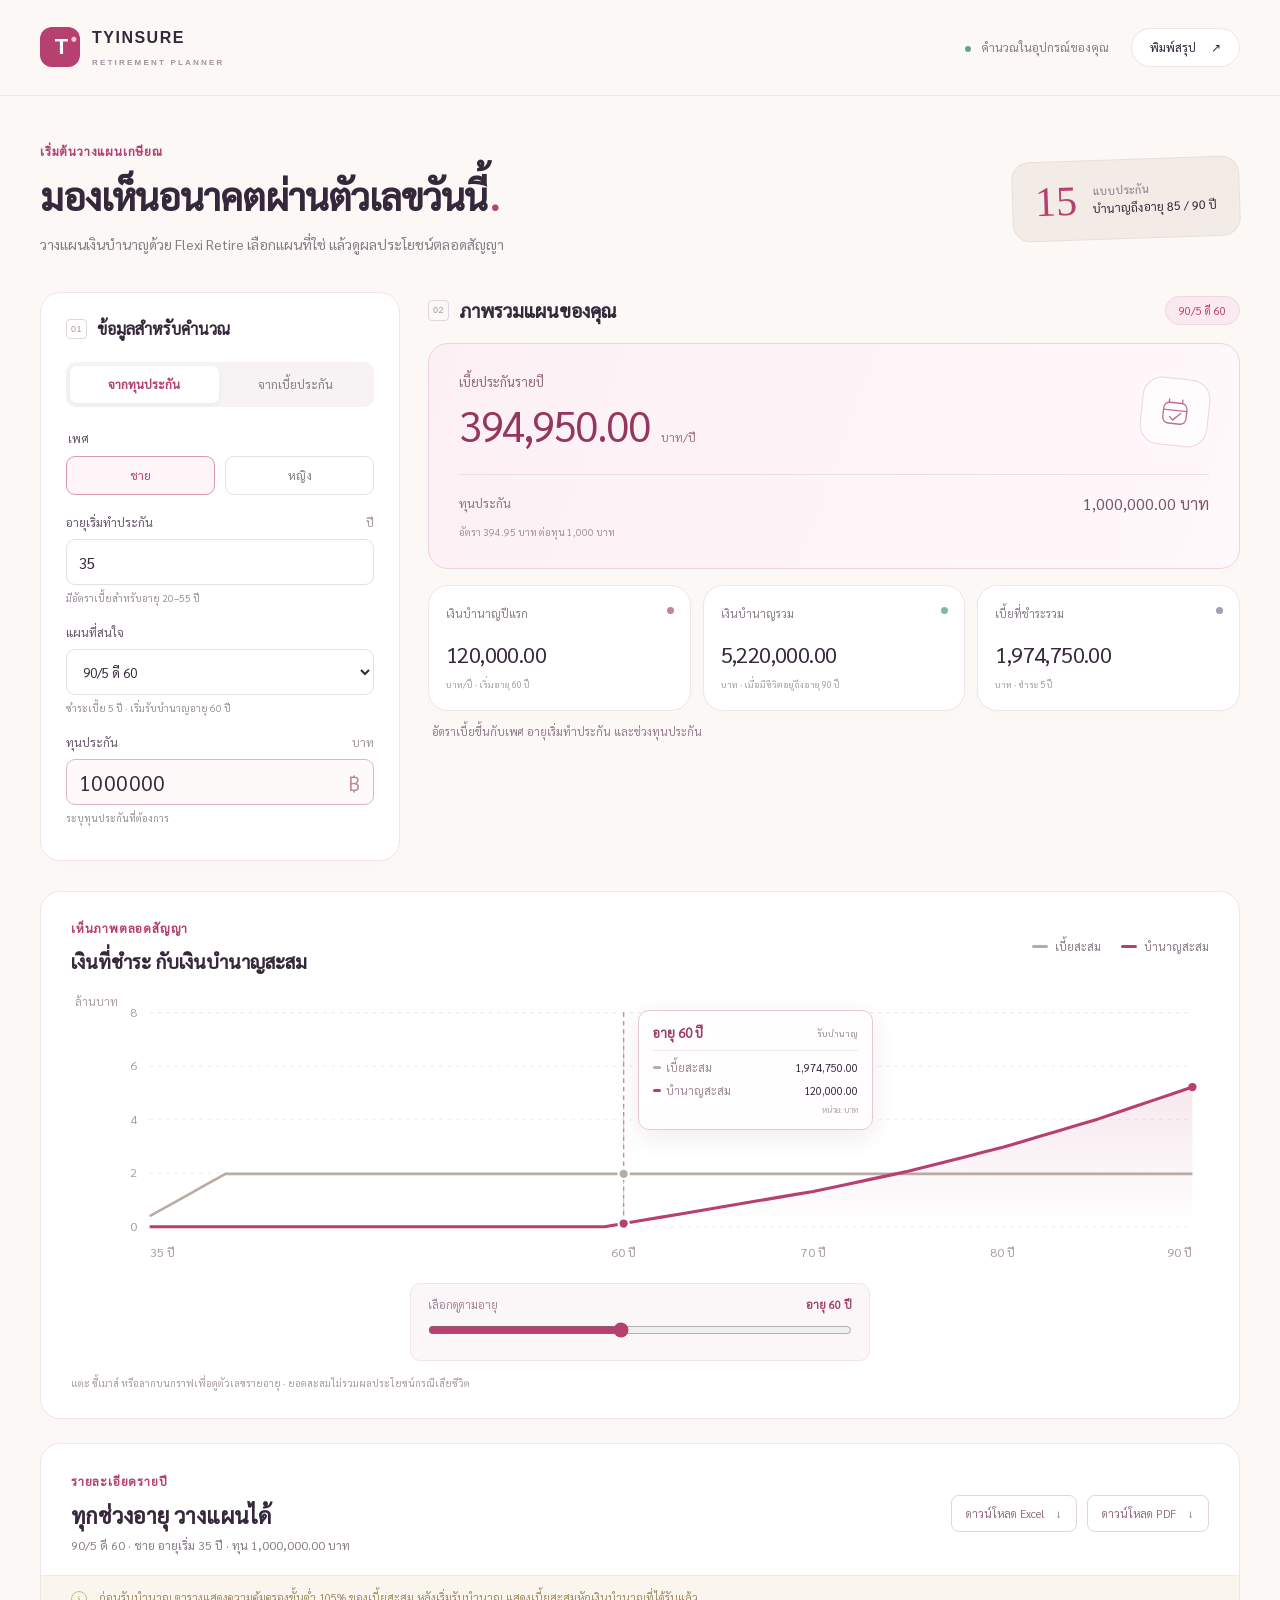
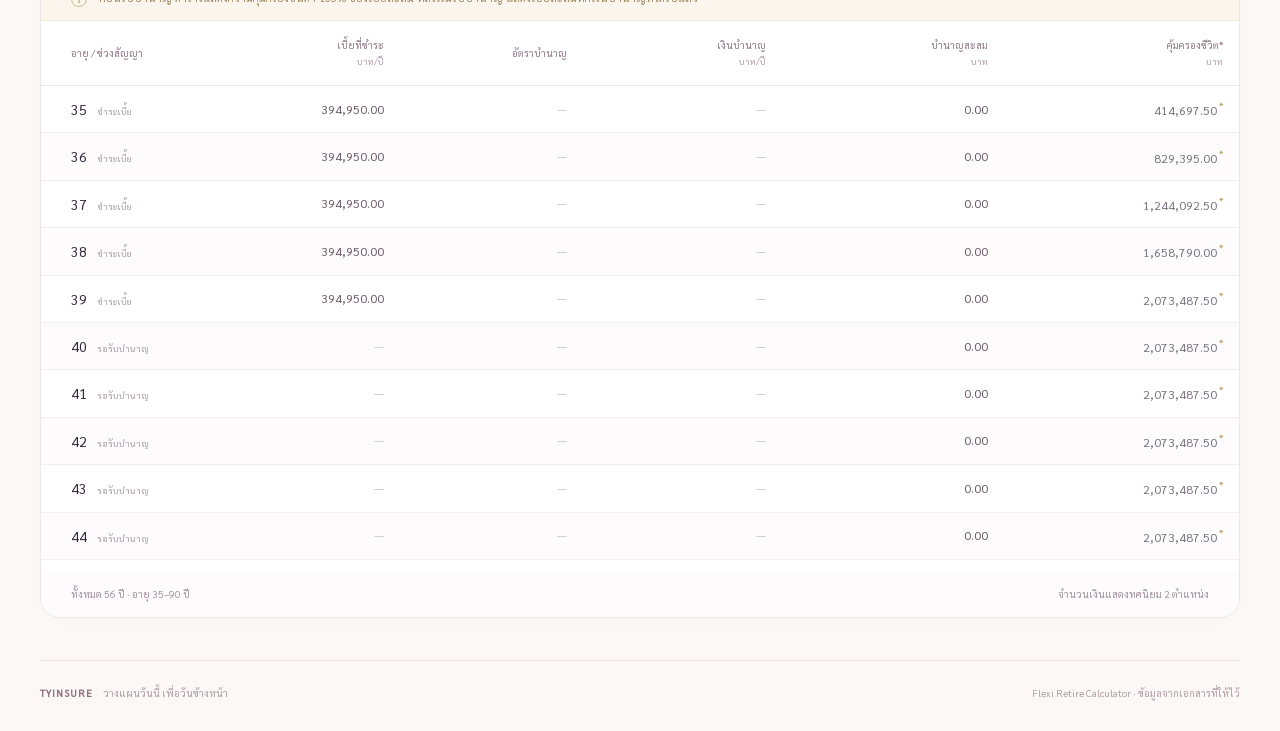
<file: freeretire.html>
<!doctype html>
<html lang="th">
<head>
 <meta charset="utf-8"><meta name="viewport" content="width=device-width, initial-scale=1">
 <meta name="theme-color" content="#b64070"><meta name="description" content="คำนวณเบี้ยและทุนประกัน Flexi Retire ทั้ง 15 แผน พร้อมเงินบำนาญและความคุ้มครองรายปี">
 <title>FreeRetire · Flexi Retire — TYINSURE</title>
 <link rel="stylesheet" href="freeretire-assets/style.css">
</head>
<body>
 <header class="topbar"><a class="brand" href="freeretire.html" aria-label="TYINSURE หน้าแรก"><span class="brand-icon">T<span>•</span></span><span>TYINSURE<small>RETIREMENT PLANNER</small></span></a><div class="header-right"><span class="local-tag"><i></i> คำนวณในอุปกรณ์ของคุณ</span><button class="quiet" id="print" type="button">พิมพ์สรุป <span aria-hidden="true">↗</span></button></div></header>
 <main>
  <section class="intro"><div><p class="eyebrow">เริ่มต้นวางแผนเกษียณ</p><h1>มองเห็นอนาคต<br class="mobile-only">ผ่านตัวเลขวันนี้<span>.</span></h1><p class="intro-text">วางแผนเงินบำนาญด้วย Flexi Retire<br class="mobile-only"> เลือกแผนที่ใช่ แล้วดูผลประโยชน์ตลอดสัญญา</p></div><div class="intro-stamp"><span>15</span><div>แบบประกัน<br><strong>บำนาญถึงอายุ 85 / 90 ปี</strong></div></div></section>
  <div class="workspace">
   <aside class="input-panel card">
    <div class="section-heading"><span class="step">01</span><h2>ข้อมูลสำหรับคำนวณ</h2></div>
    <div class="mode-tabs" role="tablist" aria-label="วิธีคำนวณ"><button class="active" type="button" role="tab" id="mode-sum" aria-selected="true">จากทุนประกัน</button><button type="button" role="tab" id="mode-premium" aria-selected="false">จากเบี้ยประกัน</button></div>
    <form id="form" novalidate>
     <fieldset class="gender-field"><legend>เพศ</legend><div class="gender-options"><label><input type="radio" name="gender" value="male" checked><span>ชาย</span></label><label><input type="radio" name="gender" value="female"><span>หญิง</span></label></div></fieldset>
     <div class="field"><label for="age">อายุเริ่มทำประกัน <span>ปี</span></label><input id="age" type="number" min="20" max="60" step="1" value="35" inputmode="numeric" required><small id="age-hint">อายุที่มีอัตราเบี้ยในตาราง</small></div>
     <div class="field"><label for="plan">แผนที่สนใจ</label><select id="plan" required></select><small id="plan-hint"></small></div>
     <div class="field amount-field"><label for="amount" id="amount-label">ทุนประกัน <span>บาท</span></label><div class="amount-wrap"><input id="amount" type="number" min="0.01" step="0.01" value="1000000" inputmode="decimal" required><span id="amount-unit">฿</span></div><small id="amount-hint"></small></div>
     <div id="error" class="error" role="alert" hidden></div>
    </form>
   </aside>
   <section id="results" class="results" aria-live="polite" aria-atomic="false">
    <div class="result-top"><div class="result-heading"><span class="step">02</span><h2>ภาพรวมแผนของคุณ</h2></div><span class="plan-badge" id="plan-badge">Flexi Retire</span></div>
    <div class="main-result card"><div class="main-result-top"><div><p id="headline-label">เบี้ยประกันรายปี</p><div class="headline"><strong id="headline-value">—</strong><span id="headline-unit">บาท/ปี</span></div></div><span class="result-icon" aria-hidden="true"><svg viewBox="0 0 48 48"><rect x="10" y="13" width="28" height="25" rx="7"/><path d="M16 13V9m16 4V9M10 22h28m-20 8 4 4 9-9"/></svg></span></div><div class="result-divider"></div><div class="complement"><span id="complement-label">ทุนประกัน</span><strong id="complement-value">—</strong></div><div class="rate-detail" id="rate-detail"></div></div>
    <div class="metrics"><article class="metric card"><span class="metric-dot pink"></span><p>เงินบำนาญปีแรก</p><strong id="first-pension">—</strong><small id="first-pension-note">บาท/ปี</small></article><article class="metric card"><span class="metric-dot mint"></span><p>เงินบำนาญรวม</p><strong id="total-pension">—</strong><small>บาท · เมื่อมีชีวิตอยู่ถึงอายุ 90 ปี</small></article><article class="metric card"><span class="metric-dot plum"></span><p>เบี้ยที่ชำระรวม</p><strong id="total-paid">—</strong><small id="pay-note">บาท · ตลอดระยะชำระเบี้ย</small></article></div>
    <div class="calculation-note" id="calculation-note"></div>
   </section>
  </div>
  <section class="chart-section card" id="chart-section"><div class="chart-header"><div><p class="eyebrow">เห็นภาพตลอดสัญญา</p><h2>เงินที่ชำระ กับเงินบำนาญสะสม</h2></div><div class="chart-legend"><span><i class="legend-paid"></i>เบี้ยสะสม</span><span><i class="legend-pension"></i>บำนาญสะสม</span></div></div><div id="chart" class="chart" aria-label="กราฟเปรียบเทียบเบี้ยสะสมและเงินบำนาญสะสม"></div><p class="chart-note">แตะ ชี้เมาส์ หรือลากบนกราฟเพื่อดูตัวเลขรายอายุ · ยอดสะสมไม่รวมผลประโยชน์กรณีเสียชีวิต</p></section>
  <section class="schedule-section card" id="schedule-section"><div class="schedule-header"><div><p class="eyebrow">รายละเอียดรายปี</p><h2>ทุกช่วงอายุ วางแผนได้</h2><p id="schedule-description">เบี้ยประกัน เงินบำนาญ และความคุ้มครองถึงอายุ 90 ปี</p></div><div class="export-actions"><button id="csv" type="button" class="outline-button">ดาวน์โหลด Excel <span aria-hidden="true">↓</span></button><button id="pdf" type="button" class="outline-button">ดาวน์โหลด PDF <span aria-hidden="true">↓</span></button></div></div><div class="schedule-info"><span class="info-icon" aria-hidden="true">i</span><p id="coverage-note">ก่อนรับบำนาญ ตารางแสดงความคุ้มครองขั้นต่ำ <strong>105% ของเบี้ยสะสม</strong> หลังเริ่มรับบำนาญ แสดงเบี้ยสะสมหักเงินบำนาญที่ได้รับแล้ว</p></div><div class="table-scroll" tabindex="0" aria-label="ตารางผลประโยชน์ เลื่อนเพื่อดูทุกคอลัมน์"><table><thead><tr><th>อายุ / ช่วงสัญญา</th><th>เบี้ยที่ชำระ<br><small>บาท/ปี</small></th><th>อัตราบำนาญ</th><th>เงินบำนาญ<br><small>บาท/ปี</small></th><th>บำนาญสะสม<br><small>บาท</small></th><th>คุ้มครองชีวิต*<br><small>บาท</small></th></tr></thead><tbody id="schedule-body"></tbody></table></div><div class="table-footer"><span id="row-count"></span><span>จำนวนเงินแสดงทศนิยม 2 ตำแหน่ง</span></div></section>
 </main>
 <footer><span class="footer-brand">TYINSURE<span> วางแผนวันนี้ เพื่อวันข้างหน้า</span></span><span>Flexi Retire Calculator · ข้อมูลจากเอกสารที่ให้ไว้</span></footer>
 <div id="loading" class="loading">กำลังโหลดตารางอัตราเบี้ย…</div>
 <script type="module" src="freeretire-assets/app.mjs?v=20261019-footer1"></script>
</body>
</html>
</file>
<file: freeretire-assets/style.css>
@font-face{font-family:Sarabun;src:url('assets/sarabun.ttf') format('truetype');font-display:swap}*{box-sizing:border-box} :root{--ink:#36283b;--muted:#877b87;--pink:#b64070;--soft:#faeaf0;--line:#eee5e8;--paper:#fff;--mint:#def3e9;--green:#338169}body{margin:0;background:#fbf8f6;color:var(--ink);font-family:Sarabun,Arial,sans-serif;font-size:15px;line-height:1.6}button,input,select{font:inherit}button,a,input,select,summary{touch-action:manipulation}button{cursor:pointer}a{color:var(--pink)}button:focus-visible,a:focus-visible,summary:focus-visible,input:focus-visible,select:focus-visible{outline:3px solid #d488a6;outline-offset:3px}button{transition:background .15s,transform .15s}button:hover{filter:brightness(.97)}button:active{transform:translateY(1px)}.topbar{height:96px;max-width:1344px;padding:0 40px;margin:auto;display:flex;align-items:center;justify-content:space-between;border-bottom:1px solid var(--line)}.brand{display:flex;gap:12px;align-items:center;color:var(--ink);font-weight:800;font-family:Arial,sans-serif;letter-spacing:1.5px;text-decoration:none;font-size:16px}.brand small{display:block;color:#a3919e;font-size:8px;letter-spacing:2.2px;margin-top:6px}.brand-icon{display:grid;place-items:center;position:relative;background:var(--pink);color:white;width:40px;height:40px;border-radius:12px;font:800 22px Arial;letter-spacing:-3px}.brand-icon span{position:absolute;color:#f4bcd1;right:6px;top:2px;font-size:18px}.header-right{display:flex;align-items:center;gap:22px}.local-tag{color:var(--muted);font-size:12px}.local-tag i{display:inline-block;background:#62a58a;width:6px;height:6px;border-radius:50%;margin-right:7px}.quiet{background:white;border:1px solid var(--line);border-radius:100px;padding:9px 18px;color:var(--ink);font-size:12px}.quiet span{margin-left:12px}main{max-width:1264px;margin:auto;padding:0 0 42px}.intro{display:flex;justify-content:space-between;align-items:center;padding:46px 0 36px}.eyebrow{color:var(--pink);font-size:12px;letter-spacing:.8px;font-weight:bold;margin:0 0 9px}h1{font-size:38px;font-weight:600;letter-spacing:-1px;line-height:1.35;margin:0 0 12px}h1>span{color:var(--pink);margin-left:3px}.intro-text{color:var(--muted);font-size:14px;margin:0}.intro-stamp{display:flex;gap:16px;align-items:center;background:#f2ebe6;border:1px solid #e9dfd9;border-radius:18px;padding:14px 22px;transform:rotate(-2deg)}.intro-stamp>span{font-size:42px;line-height:1.2;font-family:Georgia,serif;color:var(--pink)}.intro-stamp>div{font-size:11px;color:var(--muted)}.intro-stamp strong{font-size:12px;color:var(--ink);font-weight:500}.card{background:var(--paper);border:1px solid var(--line);border-radius:20px;box-shadow:0 4px 18px #482c3c03}.workspace{display:grid;grid-template-columns:360px 1fr;gap:28px;align-items:start}.input-panel{padding:25px}.section-heading,.result-heading{display:flex;align-items:center;gap:10px}h2{font-size:19px;line-height:1.4;font-weight:600;margin:0}.section-heading h2{font-size:16px}.step{font-family:Arial,sans-serif;font-size:9px;border:1px solid #e3d5de;color:#ae8e9f;padding:2px 4px;border-radius:4px;letter-spacing:.4px}.mode-tabs{display:flex;padding:4px;gap:3px;background:#f7f3f5;border-radius:10px;margin:22px 0}.mode-tabs button{border:0;background:transparent;border-radius:7px;padding:9px 5px;flex:1;color:var(--muted);font-size:12px}.mode-tabs button.active{background:white;color:var(--pink);font-weight:bold;box-shadow:0 2px 6px #492e3b0c}.field{margin:18px 0}.field>label{display:flex;justify-content:space-between;font-size:12px;margin-bottom:7px;color:#665669}.field>label span{color:#a1939f;font-weight:normal}.field input,.field select{width:100%;height:46px;border:1px solid #e6dee3;border-radius:9px;background:#fff;color:var(--ink);padding:0 12px;font-size:15px;outline-offset:3px;min-width:0}.field select{font-size:13px;padding-right:7px}.field small{font-size:10px;line-height:1.5;color:#9b8f9c;display:block;margin-top:5px;min-height:15px}.gender-field{border:0;padding:0;margin:0}.gender-field legend{font-size:12px;color:#665669;margin-bottom:7px}.gender-options{display:flex;gap:10px}.gender-options label{flex:1;cursor:pointer}.gender-options input{position:absolute;opacity:0;width:1px;height:1px}.gender-options span{display:block;border:1px solid #e6dee3;border-radius:9px;padding:9px;text-align:center;font-size:12px;color:var(--muted)}.gender-options input:checked+span{border-color:#d89ab3;background:#fff5f8;color:var(--pink)}.gender-options input:focus-visible+span{outline:3px solid #d488a6;outline-offset:3px}.amount-field{margin-bottom:10px}.amount-wrap{position:relative}.amount-wrap input{font-size:21px;background:#fffafa;border-color:#dfb5c7;letter-spacing:.4px;padding-right:40px;font-variant-numeric:tabular-nums}.amount-wrap>span{position:absolute;right:14px;top:8px;font-size:20px;color:#b58d9e}.presets{display:flex;gap:6px;margin-bottom:22px}.presets button{flex:1;border:1px solid var(--line);background:white;color:var(--muted);border-radius:7px;padding:5px 3px;font-size:10px}.primary{display:flex;justify-content:space-between;align-items:center;color:white;background:var(--pink);border:0;border-radius:10px;width:100%;padding:12px 16px;font-size:13px;box-shadow:0 5px 15px #b6407020}.primary span{font:20px Arial}.example-note{font-size:10px;color:#b0a1ac;text-align:center;margin:10px 0 18px}.input-footer{border-top:1px solid var(--line);padding-top:15px;display:flex;align-items:center;justify-content:space-between;font-size:10px;color:#a295a0}.text-button{border:0;background:none;color:var(--pink);padding:0;font-size:11px}.error{background:#fff1ef;color:#a53b42;padding:10px;border-radius:8px;font-size:12px;margin-bottom:12px}.results{min-width:0}.result-top{display:flex;align-items:center;justify-content:space-between;gap:12px;margin:4px 0 18px}.plan-badge{background:var(--soft);color:var(--pink);border:1px solid #f0d8e1;border-radius:100px;padding:5px 13px;font-size:11px;white-space:nowrap}.main-result{background:linear-gradient(110deg,#fcf0f4,#fff8fa);padding:28px 30px;border-color:#edd3df;position:relative;overflow:hidden}.main-result-top{display:flex;align-items:center;justify-content:space-between;gap:10px}.main-result p{color:#96687c;margin:0 0 7px;font-size:13px}.headline{display:flex;gap:12px;align-items:baseline;flex-wrap:wrap;line-height:1.2}.headline strong{font-size:42px;font-weight:500;letter-spacing:-1.5px;font-variant-numeric:tabular-nums;color:#95365e}.headline>span{font-size:12px;color:#a57187}.result-icon{display:grid;place-items:center;width:68px;height:68px;background:#ffffff9e;border:1px solid #eed4df;border-radius:20px;flex-shrink:0;transform:rotate(6deg)}.result-icon svg{width:40px;fill:none;stroke:#ba7190;stroke-width:1.6;stroke-linecap:round;stroke-linejoin:round}.result-divider{height:1px;background:#efdce4;margin:23px 0 16px}.complement{display:flex;align-items:center;justify-content:space-between;color:#977084;font-size:12px}.complement strong{color:#79566a;font-size:16px;font-weight:500;font-variant-numeric:tabular-nums}.rate-detail{font-size:10px;color:#aa8c9d;margin-top:8px}.metrics{display:grid;grid-template-columns:repeat(3,1fr);gap:12px;margin-top:16px}.metric{padding:19px 17px;position:relative;min-width:0}.metric-dot{position:absolute;right:16px;top:21px;width:7px;height:7px;border-radius:50%}.pink{background:#c9819c}.mint{background:#83b7a1}.plum{background:#a99cba}.metric p{font-size:11px;color:var(--muted);margin:0 0 14px}.metric strong{display:block;font-size:22px;letter-spacing:-.6px;font-weight:500;font-variant-numeric:tabular-nums;white-space:nowrap}.metric small{color:#a399a3;display:block;font-size:9px;line-height:1.6;margin-top:5px}.timeline{padding:24px 26px 17px;margin-top:16px;display:grid;grid-template-columns:repeat(3,1fr);gap:0;position:relative}.timeline>div{position:relative;padding-top:21px}.timeline>div:before{content:'';position:absolute;top:5px;left:0;width:100%;height:1px;background:#ecd9e1}.timeline>div:last-of-type:before{width:0}.timeline-marker{position:absolute;top:0;width:11px;height:11px;border:2px solid #d9a5ba;border-radius:50%;background:white;z-index:1}.timeline-marker.filled{background:var(--pink);border-color:var(--pink)}.timeline small{display:block;font-size:10px;color:var(--muted)}.timeline strong{font-size:14px;font-weight:500;display:block;margin-top:4px}.timeline p{grid-column:1/-1;border-top:1px dashed var(--line);padding-top:13px;color:#9a8895;font-size:10px;margin:17px 0 0}.calculation-note{font-size:11px;color:#947a8b;padding:12px 4px;min-height:40px}.chart-section{padding:27px 30px;margin-top:30px}.chart-header{display:flex;justify-content:space-between;gap:12px;align-items:center}.chart-header h2{font-size:19px}.chart-legend{display:flex;gap:20px;color:var(--muted);font-size:11px}.chart-legend span{display:flex;align-items:center;gap:7px}.chart-legend i{display:block;width:16px;height:3px;border-radius:2px}.legend-paid{background:#b9aaa4}.legend-pension{background:#b64070}.chart{width:100%;margin-top:20px}.chart svg{display:block;width:100%;height:auto;overflow:visible}.chart-note{font-size:10px;color:#aa9ca6;margin:4px 0 0}.schedule-section{margin-top:24px;overflow:hidden}.schedule-header{padding:28px 30px 20px;display:flex;align-items:center;justify-content:space-between;gap:15px}.schedule-header h2{font-size:22px}.schedule-header p:not(.eyebrow){font-size:12px;color:var(--muted);margin:5px 0 0}.outline-button{border:1px solid #e4d4de;background:white;padding:9px 14px;color:#91687e;font-size:11px;border-radius:8px;white-space:nowrap}.outline-button span{padding-left:9px}.schedule-info{display:flex;gap:12px;background:#faf6ed;border-top:1px solid #f1eadb;border-bottom:1px solid #f1eadb;padding:12px 30px;align-items:flex-start}.info-icon{font-family:Georgia,serif;color:#ad925c;border:1px solid #cbb98c;border-radius:50%;width:16px;height:16px;text-align:center;line-height:15px;margin-top:3px;flex-shrink:0;font-size:11px}.schedule-info p{font-size:11px;color:#a08a63;margin:0;line-height:1.8}.schedule-info strong{font-weight:500;color:#8b754f}.table-scroll{overflow:auto;max-height:550px;overscroll-behavior:contain}table{border-collapse:collapse;width:100%;font-size:12px;white-space:nowrap}th{text-align:right;font-size:10px;line-height:1.6;font-weight:500;color:#917b8a;background:#fff;position:sticky;top:0;z-index:2;padding:16px;border-bottom:1px solid var(--line)}th:first-child{text-align:left;padding-left:30px}th small{font-size:9px;color:#b09aa8}td{text-align:right;padding:12px 16px;border-bottom:1px solid #f4eef2;color:#695868;font-variant-numeric:tabular-nums}td:first-child{text-align:left;padding-left:30px;color:var(--ink)}tr:nth-child(even){background:#fdfbfc}tr.milestone{background:#fff4f8}tr.milestone td{border-top:1px solid #efdbe4}td .age-number{font-size:14px;margin-right:10px}td .phase{font-size:9px;color:#a89ba5;display:inline-block}.pension-phase{color:var(--pink)!important}.pension-value{color:#a33a64}.coverage-value{color:#797080}.coverage-value sup{color:#b79b60;margin-left:2px}td input{background:#fffbef;border:1px solid #eee3c7;border-radius:5px;font-size:11px;width:118px;padding:5px 7px;text-align:right;color:#7b6a48}td input::placeholder{color:#c5b797}td .dash{color:#cbbfc6}.table-footer{display:flex;justify-content:space-between;font-size:10px;color:#a3919f;padding:15px 30px;background:#fdfbfc}.notes{padding:24px 0 0;font-size:12px;color:#948291}.notes details{border:1px solid var(--line);border-radius:13px;padding:14px 20px;background:#ffffff70}.notes summary{cursor:pointer;color:#806477;font-size:12px}.notes-content{padding:8px 6px 2px}.notes-content p{line-height:1.9;max-width:1000px;font-size:11px}.sources{color:#aa9ba7;border-top:1px solid var(--line);padding-top:12px}.sources a{display:inline-block;margin-top:12px}footer{max-width:1264px;margin:auto;border-top:1px solid var(--line);padding:24px 0 30px;display:flex;justify-content:space-between;font-size:10px;color:#b09da9}.footer-brand{color:#8b677c;font-weight:bold;letter-spacing:1px}.footer-brand>span{font-weight:normal;color:#b09da9;letter-spacing:0;margin-left:8px}.mobile-only{display:none}.loading{position:fixed;bottom:20px;left:50%;transform:translateX(-50%);background:#36283b;color:white;padding:10px 20px;border-radius:100px;font-size:12px;z-index:10}.invalid .main-result,.invalid .metrics,.invalid .timeline{opacity:.35}.invalid .calculation-note{color:#a53b42}button:disabled{opacity:.5;cursor:not-allowed}
@media(min-width:1600px){main,footer{max-width:1320px}.topbar{max-width:1400px}.workspace{grid-template-columns:380px 1fr;gap:32px}}
@media(max-width:1344px){main,footer{margin-left:40px;margin-right:40px}}
@media(max-width:1000px){.workspace{grid-template-columns:310px 1fr;gap:20px}.input-panel{padding:20px}.headline strong{font-size:32px}.result-icon{width:50px;height:50px;border-radius:15px}.result-icon svg{width:32px}.main-result{padding:23px}.metric{padding:15px 12px}.metric strong{font-size:18px}.metric-dot{right:12px;top:18px}.metric p{font-size:10px}.metric small{font-size:8px}.intro-stamp{display:none}.plan-badge{font-size:9px}.result-heading h2{font-size:16px}.timeline{padding:21px}.chart-header h2{font-size:17px}}
@media(max-width:760px){body{font-size:14px}.topbar{height:77px;padding:0 20px}.brand{font-size:14px}.brand-icon{width:34px;height:34px;border-radius:10px;font-size:20px}.brand small{font-size:7px}.header-right{gap:8px}.local-tag{display:none}.quiet{padding:7px 11px;font-size:10px}.quiet span{margin-left:5px}main,footer{margin-left:18px;margin-right:18px}.intro{padding:29px 2px 27px}h1{font-size:30px;letter-spacing:-.7px;margin-bottom:12px}.mobile-only{display:block}.intro-text{font-size:12px;line-height:1.9}.eyebrow{font-size:10px}.workspace{display:block}.input-panel{padding:21px;border-radius:17px}.section-heading h2{font-size:16px}.mode-tabs{margin:18px 0}.mode-tabs button{font-size:12px;padding:10px}.field{margin:16px 0}.field input{height:47px}.field select{height:47px}.field small{font-size:10px}.example-note{font-size:9px}.presets button{padding:7px}.primary{padding:13px 16px}.results{margin-top:28px}.result-top{margin-bottom:14px}.plan-badge{font-size:10px}.headline strong{font-size:36px}.main-result{padding:24px}.result-icon{width:56px;height:56px}.metrics{gap:8px;margin-top:12px}.metric{padding:17px 11px;border-radius:13px}.metric strong{font-size:18px;letter-spacing:-.7px}.metric-dot{width:5px;height:5px;right:10px;top:22px}.metric p{font-size:10px;margin-bottom:11px}.metric small{font-size:8px;line-height:1.8}.timeline{padding:22px 20px 17px;margin-top:12px}.timeline strong{font-size:13px}.timeline small{font-size:10px}.timeline p{font-size:10px}.calculation-note{font-size:10px;min-height:0}.chart-section{margin-top:18px;padding:21px 18px;border-radius:17px}.chart-header{display:block}.chart-header h2{font-size:17px}.chart-legend{margin-top:15px;gap:16px;font-size:10px}.chart{margin-top:10px}.chart-note{font-size:9px}.schedule-section{margin-top:18px;border-radius:17px}.schedule-header{padding:23px 20px 17px;display:block}.schedule-header h2{font-size:20px}.schedule-header p:not(.eyebrow){font-size:10px}.outline-button{margin-top:15px;font-size:10px}.schedule-info{padding:12px 18px;gap:9px}.schedule-info p{font-size:10px}.table-scroll{max-height:490px}table{font-size:11px;min-width:800px}th{padding:12px;font-size:10px}td{padding:12px}th:first-child,td:first-child{padding-left:20px;position:sticky;left:0;background:inherit}th:first-child{z-index:3;background:white}.table-footer{padding:12px 18px;font-size:9px;gap:10px}.notes{padding-top:18px}.notes details{padding:13px 16px}.notes summary{font-size:11px}footer{padding:20px 0;display:block;font-size:9px}.footer-brand{display:block;margin-bottom:6px}.loading{width:max-content;max-width:90vw}.headline>span{font-size:11px}}
@media(max-width:760px){.metric strong{font-size:clamp(12px,3.8vw,17px);white-space:normal;overflow-wrap:anywhere}}
@media(max-width:370px){.metric p{font-size:9px}.metric{padding:14px 8px}.headline strong{font-size:30px}.plan-badge{font-size:9px;padding:5px 8px}}
@media print{body{background:white;font-size:10px}.topbar{height:65px}.header-right,.input-panel,.notes,.presets,.outline-button,.loading,.intro-stamp,.calculation-note{display:none!important}main,footer{margin:0;max-width:none}.intro{padding:20px 0}h1{font-size:24px}.workspace{display:block}.results{margin-top:0}.main-result{padding:15px}.headline strong{font-size:30px}.metrics{display:grid;grid-template-columns:repeat(3,1fr)}.metric strong{font-size:19px}.card{box-shadow:none;break-inside:avoid}.chart-section{margin-top:15px;padding:15px;break-inside:avoid}.schedule-section{break-inside:auto;border:0}.schedule-header{padding:20px 0 10px}.schedule-info{padding:10px}.table-scroll{overflow:visible;max-height:none}table{font-size:9px;min-width:0;white-space:normal}th,td{padding:7px!important;position:static!important}thead{display:table-header-group}tr{break-inside:avoid}td input{width:85px;font-size:9px;padding:3px}.table-footer{padding:10px}.intro-text{font-size:11px}footer{font-size:9px;padding:14px 0}.mobile-only{display:none}.chart{margin-top:5px}.schedule-info p{font-size:9px}}
.chart{position:relative}.chart>svg{touch-action:pan-y;cursor:crosshair;user-select:none;-webkit-user-select:none}.chart-tooltip{position:absolute;top:16px;width:235px;padding:12px 14px;background:#fffdfef5;border:1px solid #e7c8d6;border-radius:11px;box-shadow:0 7px 24px #64445919;pointer-events:none;z-index:3;font-size:11px}.chart-tooltip-heading{display:flex;justify-content:space-between;align-items:center;margin-bottom:8px;padding-bottom:6px;border-bottom:1px solid #f0e5eb}.chart-tooltip-heading strong{color:#9a3d63;font-size:13px}.chart-tooltip-heading>span{color:#ad8d9d;font-size:9px}.chart-tooltip>div:not(.chart-tooltip-heading){display:flex;justify-content:space-between;gap:15px;margin:5px 0}.chart-tooltip>div>span{color:#9a8895;display:flex;align-items:center;gap:5px}.chart-tooltip i{display:inline-block;width:8px;height:3px;border-radius:2px}.chart-tooltip b{font-size:11px;font-weight:500;font-variant-numeric:tabular-nums}.chart-tooltip>small{display:block;color:#b5a4af;font-size:8px;text-align:right;margin-top:5px}.chart-age-controls{max-width:460px;margin:10px auto 14px;padding:12px 17px;background:#fbf6f8;border-radius:10px;border:1px solid #f1e4ea}.chart-age-controls>div{display:flex;justify-content:space-between;font-size:11px;color:#a38395}.chart-age-controls output{color:#a43e68;font-weight:bold}.chart-age-controls input{width:100%;accent-color:#b64070;height:24px;margin:4px 0 0;cursor:ew-resize;touch-action:pan-y}.chart-age-controls input:focus-visible{outline:2px solid #d488a6;outline-offset:3px}@media(max-width:760px){.chart-tooltip{top:8px;width:205px;padding:9px 11px;font-size:10px}.chart-tooltip-heading strong{font-size:12px}.chart-tooltip b{font-size:10px}.chart-age-controls{margin-top:8px;margin-bottom:10px;padding:9px 13px}}@media print{.chart-tooltip,.chart-age-controls,.chart-marker{display:none!important}.chart>svg{cursor:default}}

/* Opaque fixed age cells prevent horizontally scrolled values from showing through. */
.schedule-section table{border-collapse:separate;border-spacing:0;isolation:isolate}
.schedule-section thead th{background:#fff;z-index:3}
.schedule-section tbody tr{background:#fff}
.schedule-section tbody tr:nth-child(even){background:#fdfbfc}
.schedule-section tbody tr.milestone{background:#fff4f8}
.schedule-section th:first-child,.schedule-section td:first-child{width:160px;min-width:160px;max-width:160px}
@media(max-width:760px){
 .schedule-section th:first-child,.schedule-section td:first-child{position:sticky;left:0;width:142px;min-width:142px;max-width:142px;padding-left:18px;padding-right:12px}
 .schedule-section tbody td:first-child{background:#fff;z-index:2;box-shadow:4px 0 7px -5px #9c8292}
 .schedule-section tbody tr:nth-child(even) td:first-child{background:#fdfbfc}
 .schedule-section tbody tr.milestone td:first-child{background:#fff4f8}
 .schedule-section thead th:first-child{background:#fff;z-index:5;box-shadow:4px 0 7px -5px #9c8292}
}
@media print{
 .schedule-section th:first-child,.schedule-section td:first-child{position:static!important;width:auto;min-width:0;max-width:none;box-shadow:none!important}
}
.agent-contact{display:flex;align-items:center;gap:12px;margin-top:22px;padding:14px 16px;border:1px solid #afe3c1;border-radius:11px;background:#eaf8ee;color:#106736;text-decoration:none;transition:background .15s,transform .15s}.agent-contact:hover{background:#def3e5}.agent-contact:active{transform:translateY(1px)}.agent-contact>svg{width:32px;height:32px;flex-shrink:0;fill:#fff;stroke:#16944d;stroke-width:1.5;stroke-linecap:round;stroke-linejoin:round}.agent-contact strong{display:block;font-size:14px;font-weight:600}.agent-contact small{display:block;font-size:10px;color:#42845b;margin-top:2px}.agent-contact .contact-arrow{margin-left:auto;font-size:21px;color:#16944d}@media(max-width:760px){.agent-contact{padding:13px 15px;margin-top:18px}}
.bottom-agent-contact{max-width:380px;margin:28px auto 0;padding:16px 20px}.bottom-agent-contact strong{font-size:15px}@media(max-width:760px){.bottom-agent-contact{max-width:none;margin-top:22px;padding:15px 18px}}@media print{.bottom-agent-contact{display:none!important}}

.export-actions{display:flex;gap:10px;flex-wrap:wrap;align-items:center}.export-actions .outline-button{white-space:nowrap}@media(max-width:760px){.export-actions{gap:8px}}@media print{.export-actions{display:none!important}}

.customer-summary{margin-top:24px;padding:28px}.customer-summary-heading{display:flex;justify-content:space-between;align-items:center;gap:16px}.customer-summary-help{color:var(--muted);font-size:12px;line-height:1.8;margin:14px 0}.summary-text-label{display:block;font-size:12px;color:#665669;margin-bottom:8px}.customer-summary textarea{display:block;width:100%;min-height:330px;resize:vertical;border:1px solid #e2d5dd;border-radius:12px;background:#fffcfd;padding:18px;font:13px/1.9 Sarabun,Arial,sans-serif;color:var(--ink);white-space:pre-wrap}.copy-summary-button{border:1px solid var(--pink);border-radius:10px;background:var(--pink);color:white;padding:11px 18px;white-space:nowrap;font-size:13px}.customer-summary-bottom{display:flex;align-items:center;justify-content:space-between;gap:14px;margin-top:12px}.customer-summary-bottom p{font-size:12px;color:var(--green);margin:0;min-height:20px}.text-button{border:0;background:transparent;padding:5px 0;color:var(--pink);font-size:12px;cursor:pointer}@media(max-width:760px){.customer-summary{padding:20px;border-radius:17px}.customer-summary-heading{align-items:flex-start;flex-direction:column;gap:12px}.customer-summary h2{font-size:18px}.copy-summary-button{width:100%;padding:12px}.customer-summary textarea{font-size:13px;padding:14px}.customer-summary-bottom{align-items:flex-start;flex-direction:column;gap:8px}}@media print{.customer-summary{display:none!important}}

/* Keep the browser print route on the same A4 portrait paper as PDF export. */
@page{size:A4 portrait;margin:10mm}
@media print{
 html,body{width:auto!important;min-width:0!important;margin:0!important;padding:0!important}
 main,footer,.topbar{width:100%!important;max-width:100%!important;margin:0!important;padding-left:0!important;padding-right:0!important}
 .workspace{display:block!important;min-width:0!important}
 .results,.chart-section,.schedule-section,.table-scroll{width:100%!important;min-width:0!important;max-width:100%!important}
 .table-scroll{overflow:visible!important;max-height:none!important}
 .schedule-section table{width:100%!important;min-width:0!important;table-layout:fixed;white-space:normal!important}
 .schedule-section th,.schedule-section td{width:auto!important;min-width:0!important;max-width:none!important;padding:5px 3px!important;overflow-wrap:anywhere;font-size:8px!important;position:static!important}
 .schedule-section th:first-child,.schedule-section td:first-child{width:13%!important}
 .schedule-section thead{display:table-header-group}
 .schedule-section tr{break-inside:avoid;page-break-inside:avoid}
 .schedule-header{display:block!important}
 .chart>svg{width:100%!important;height:auto!important;max-width:100%!important}
 .metrics{grid-template-columns:repeat(3,minmax(0,1fr))!important}
}
</file>
